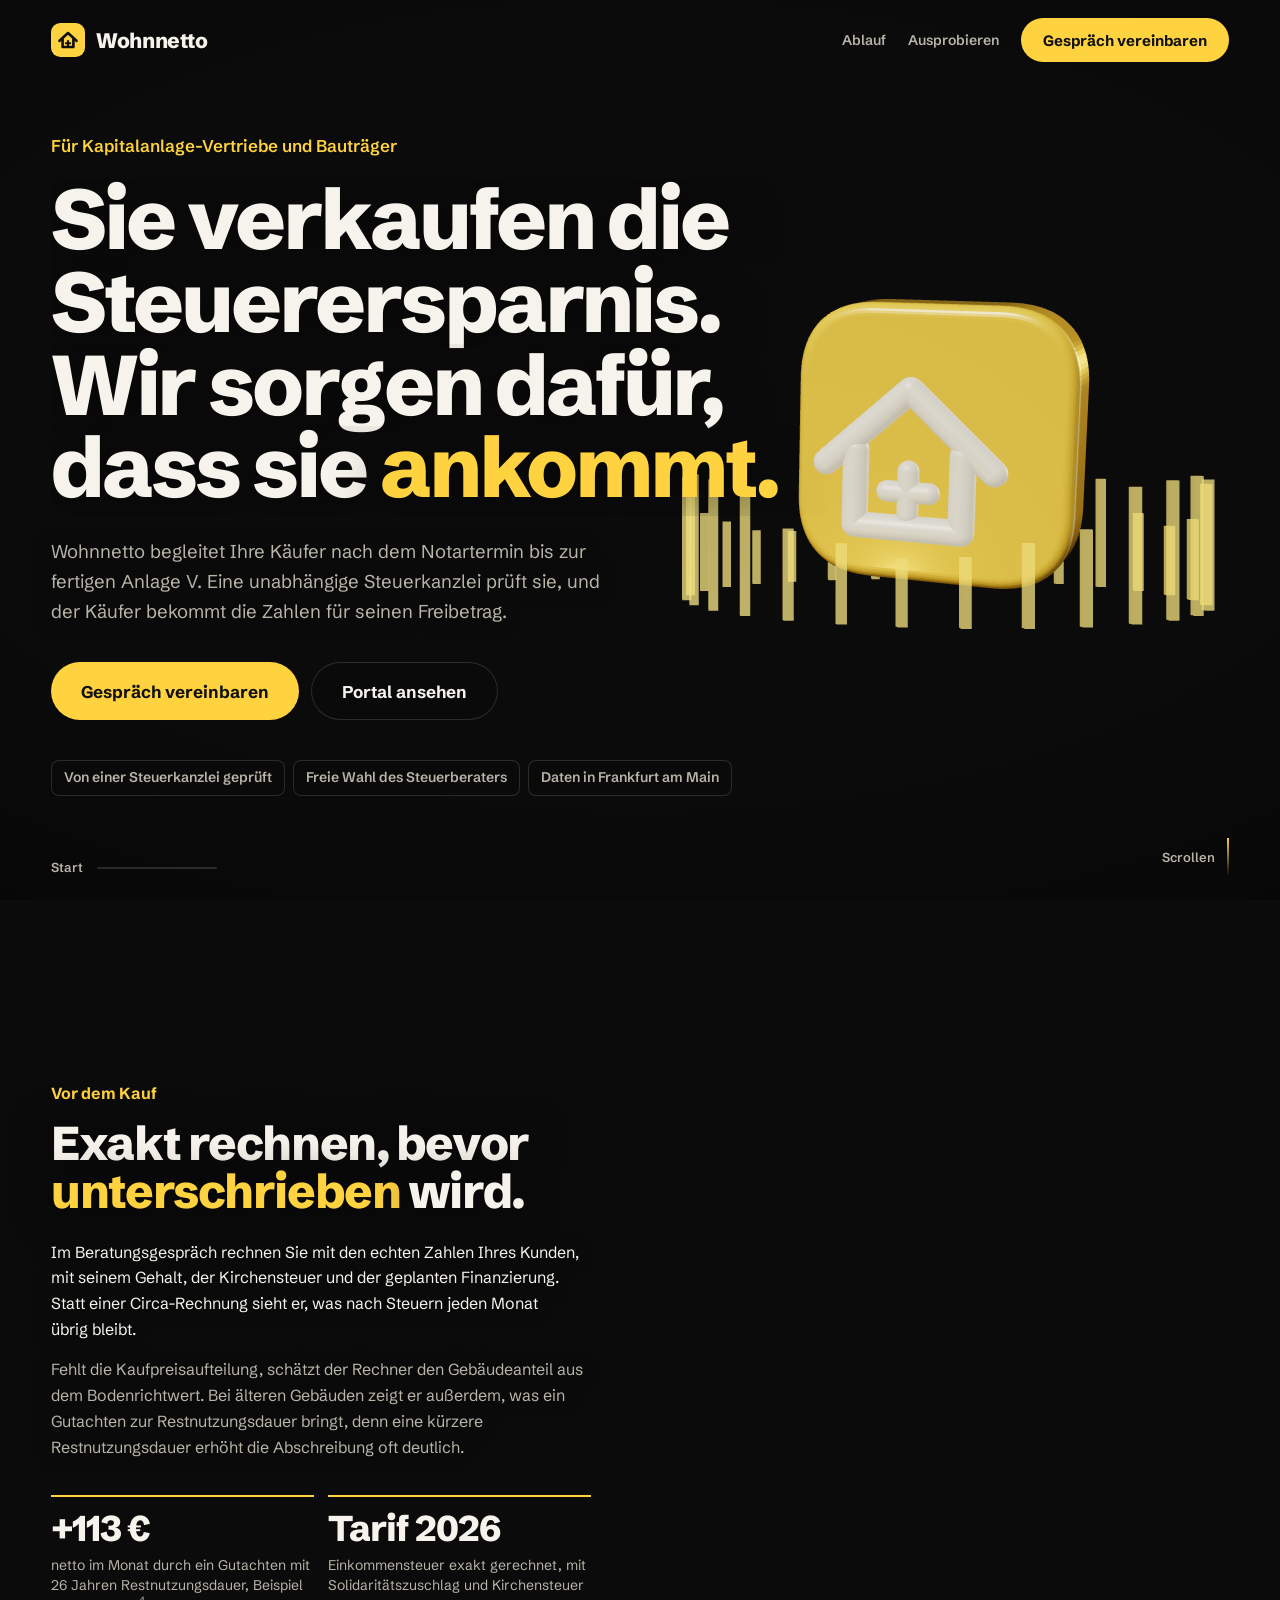
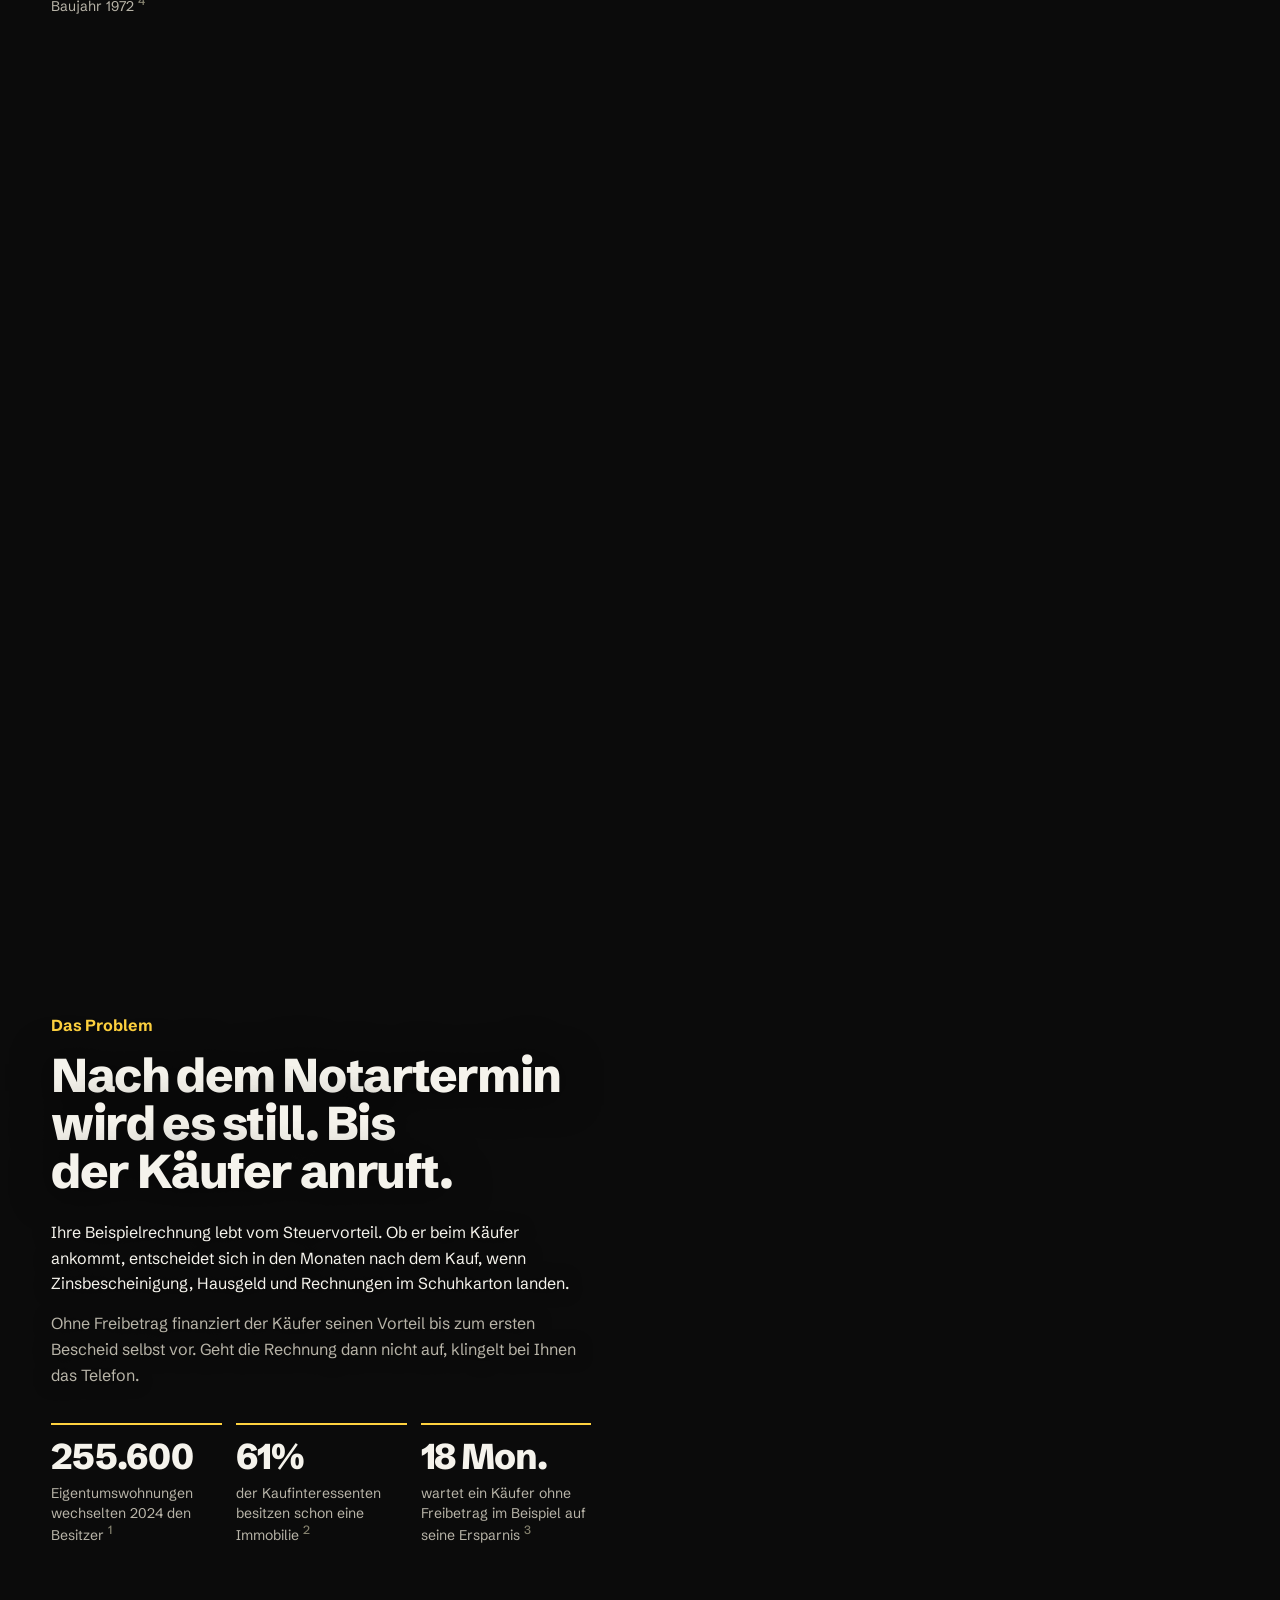
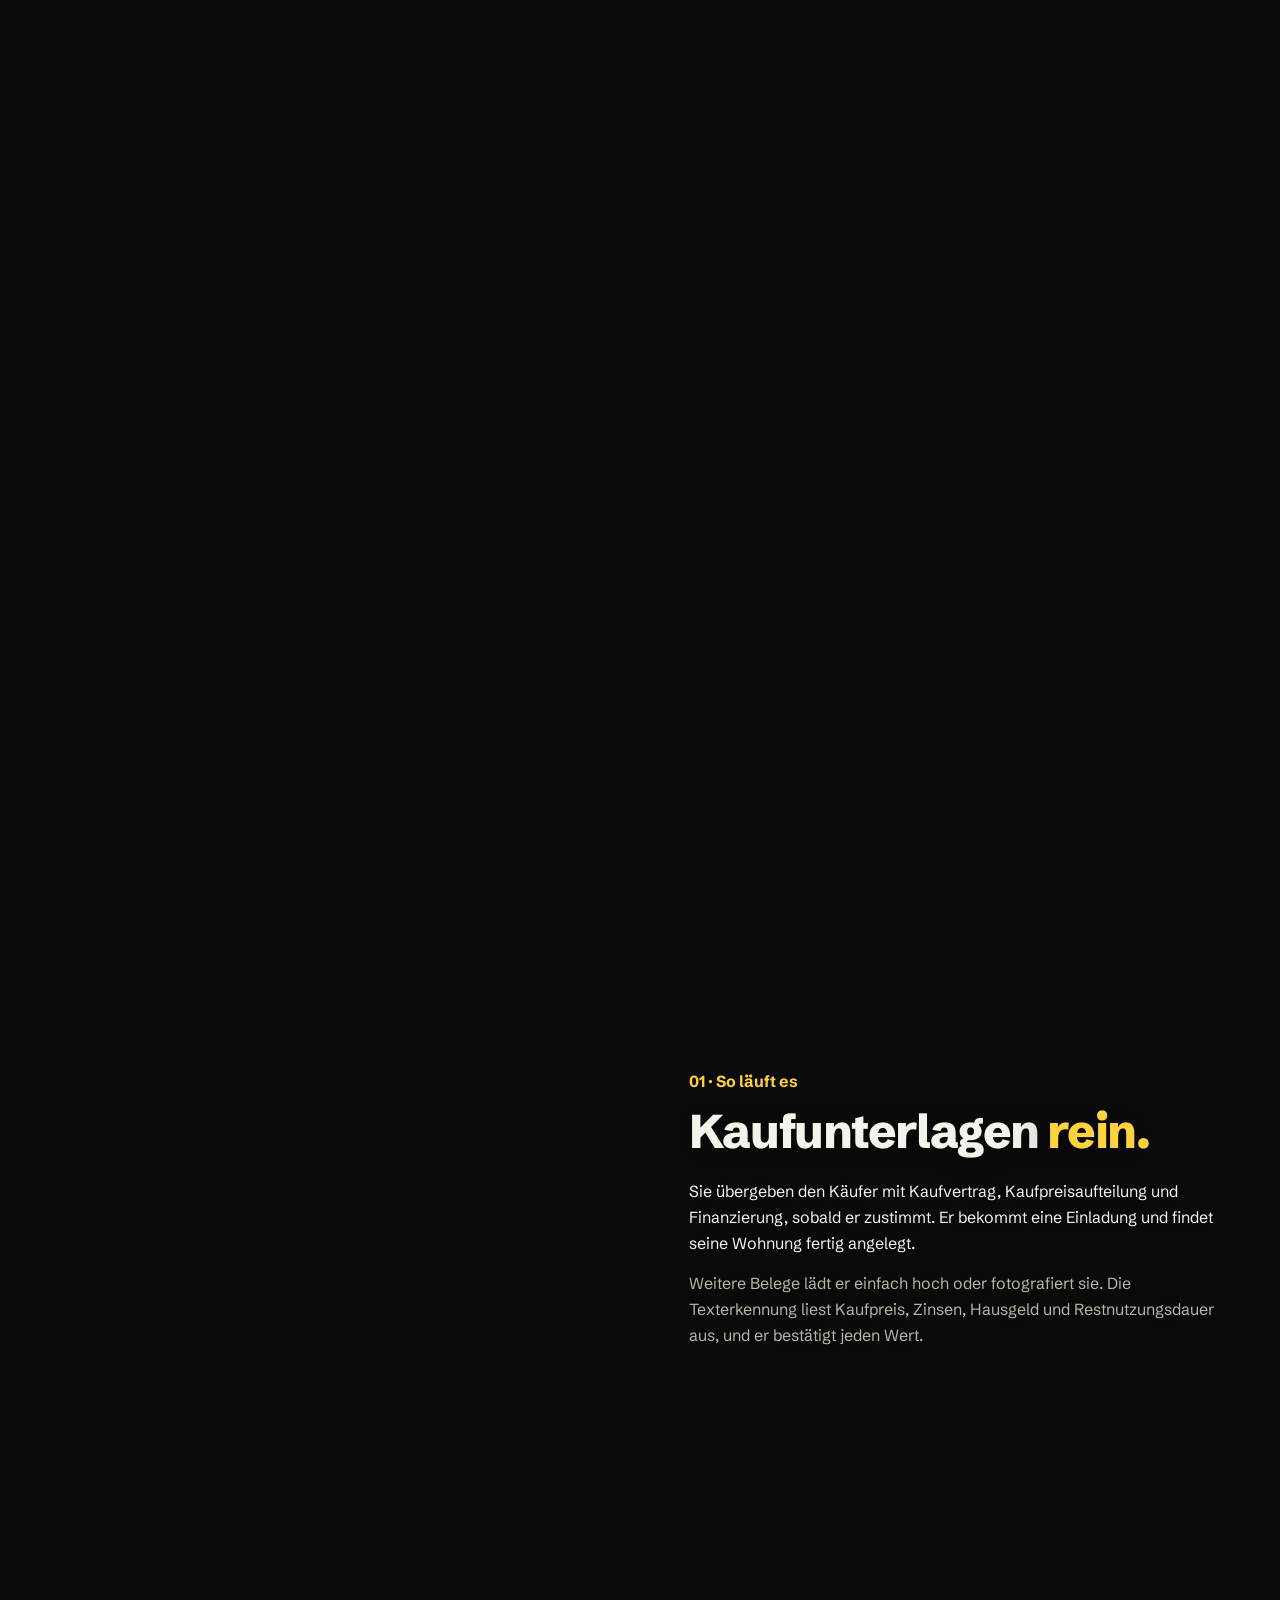
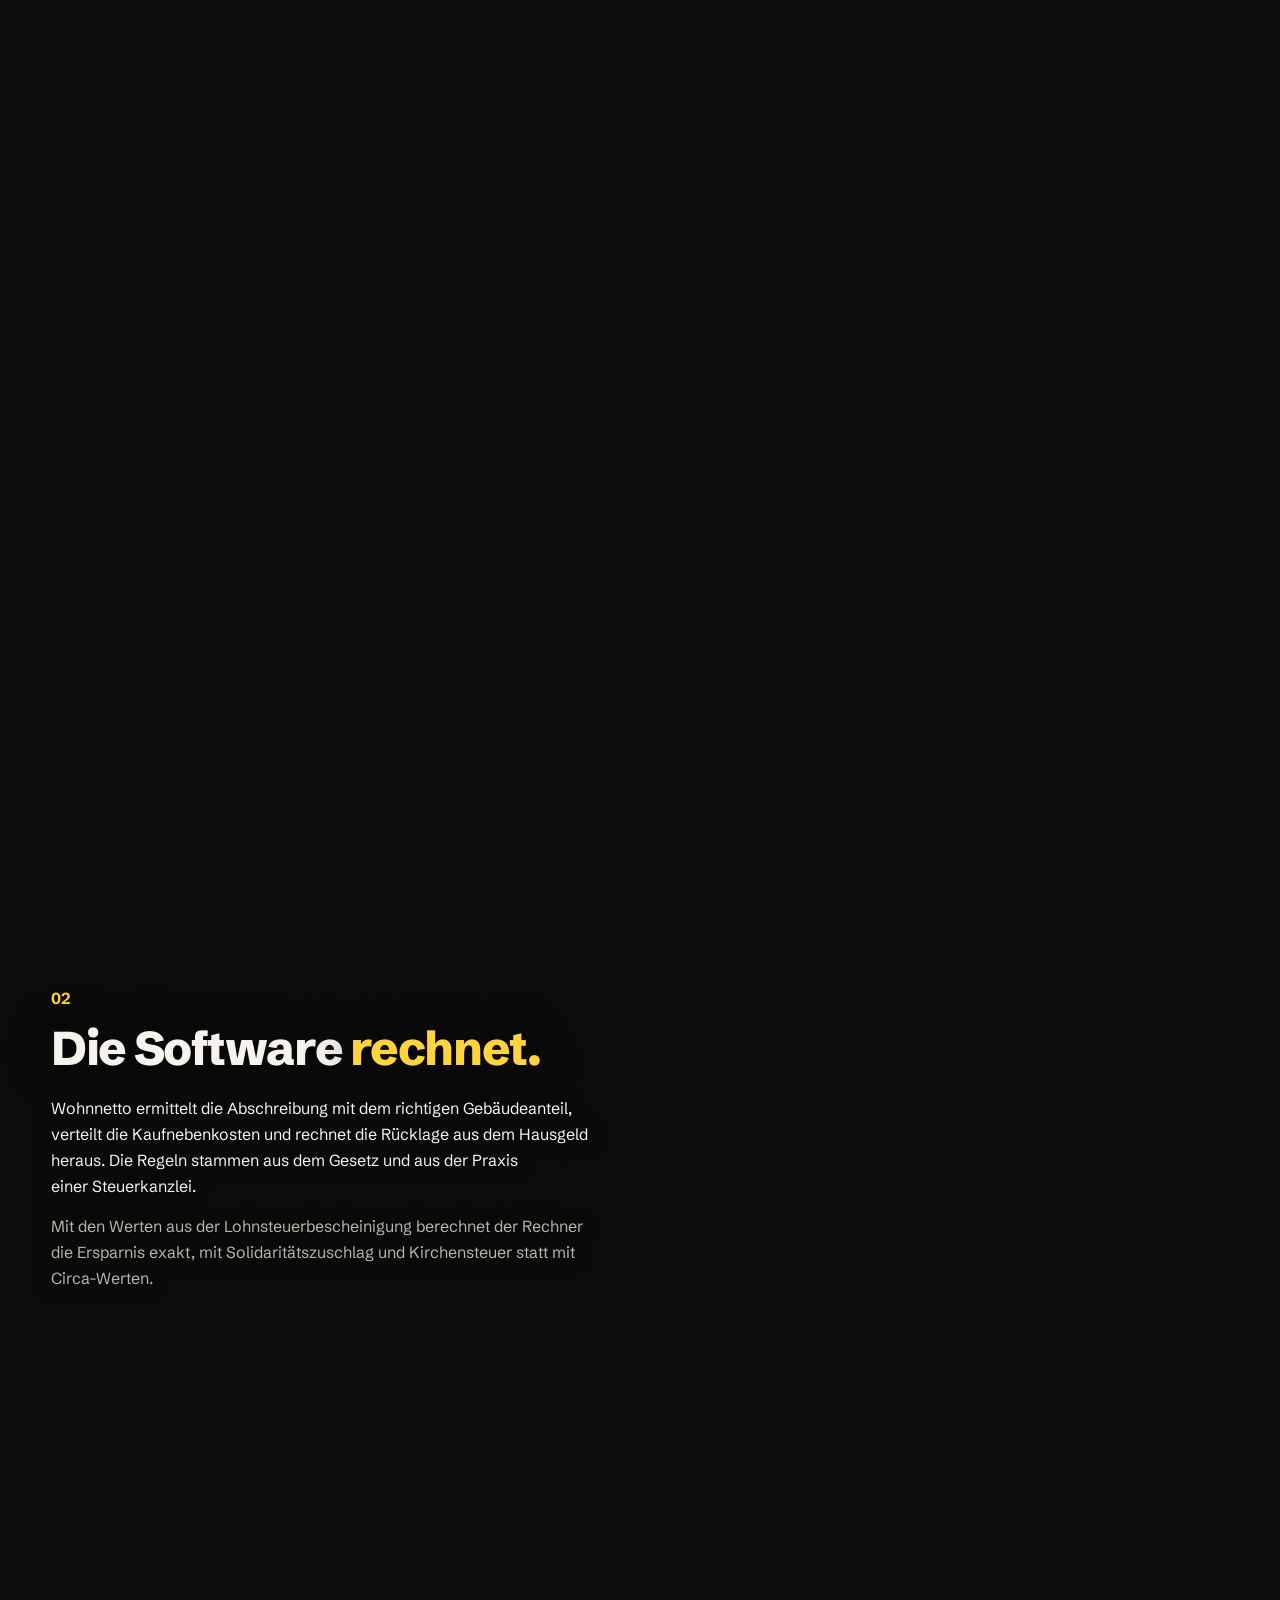
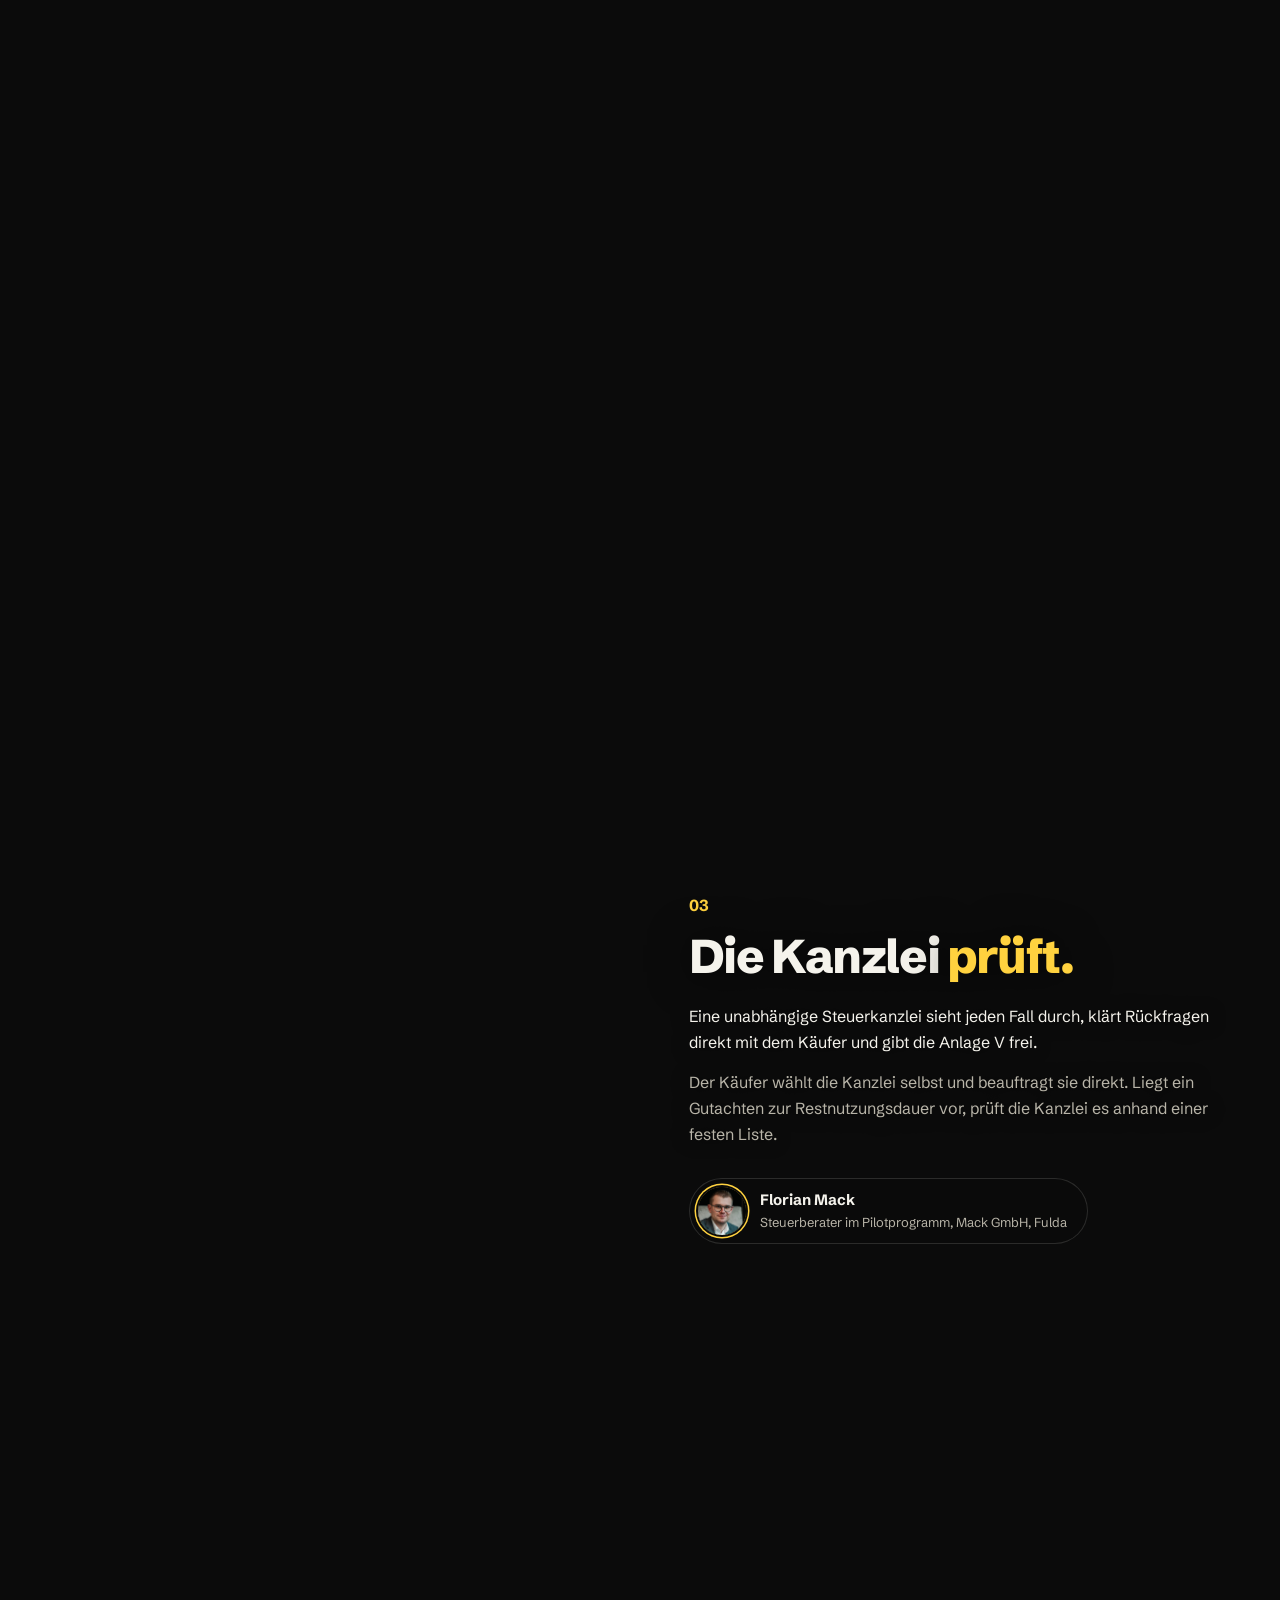
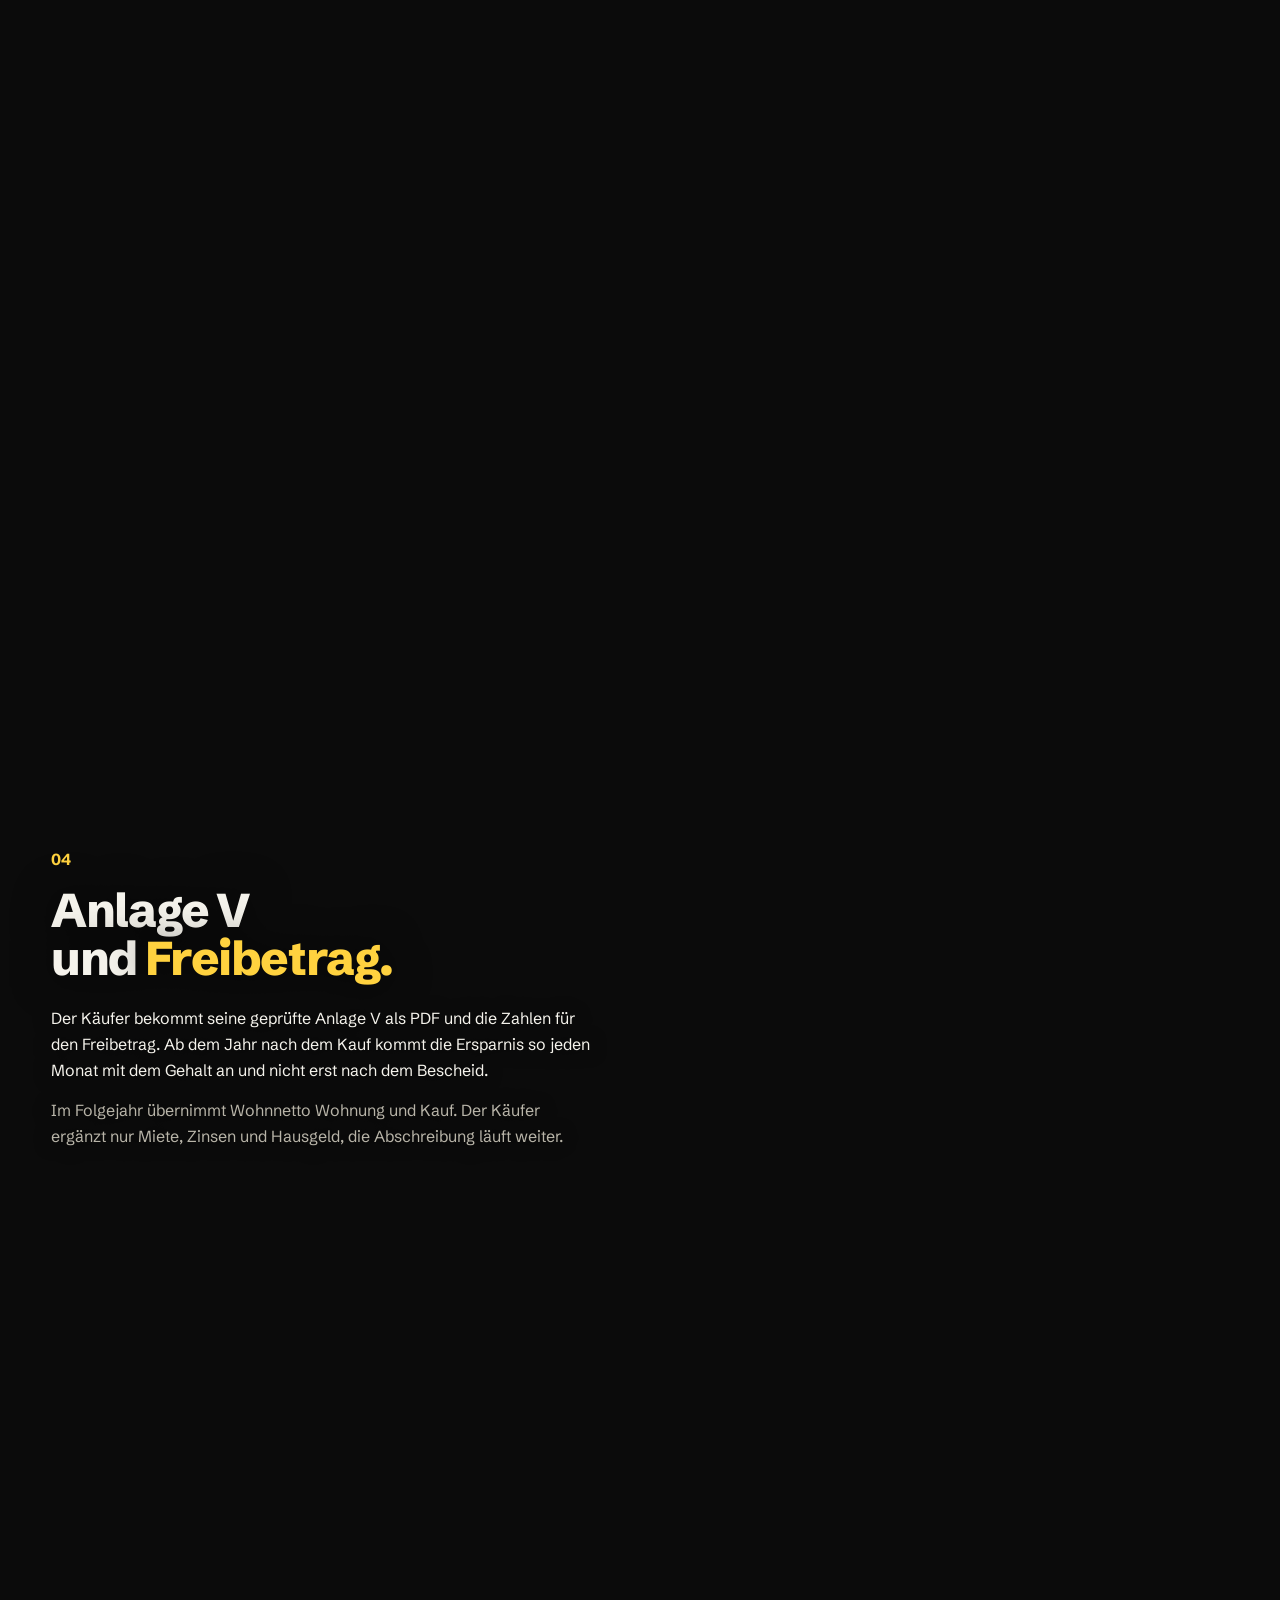
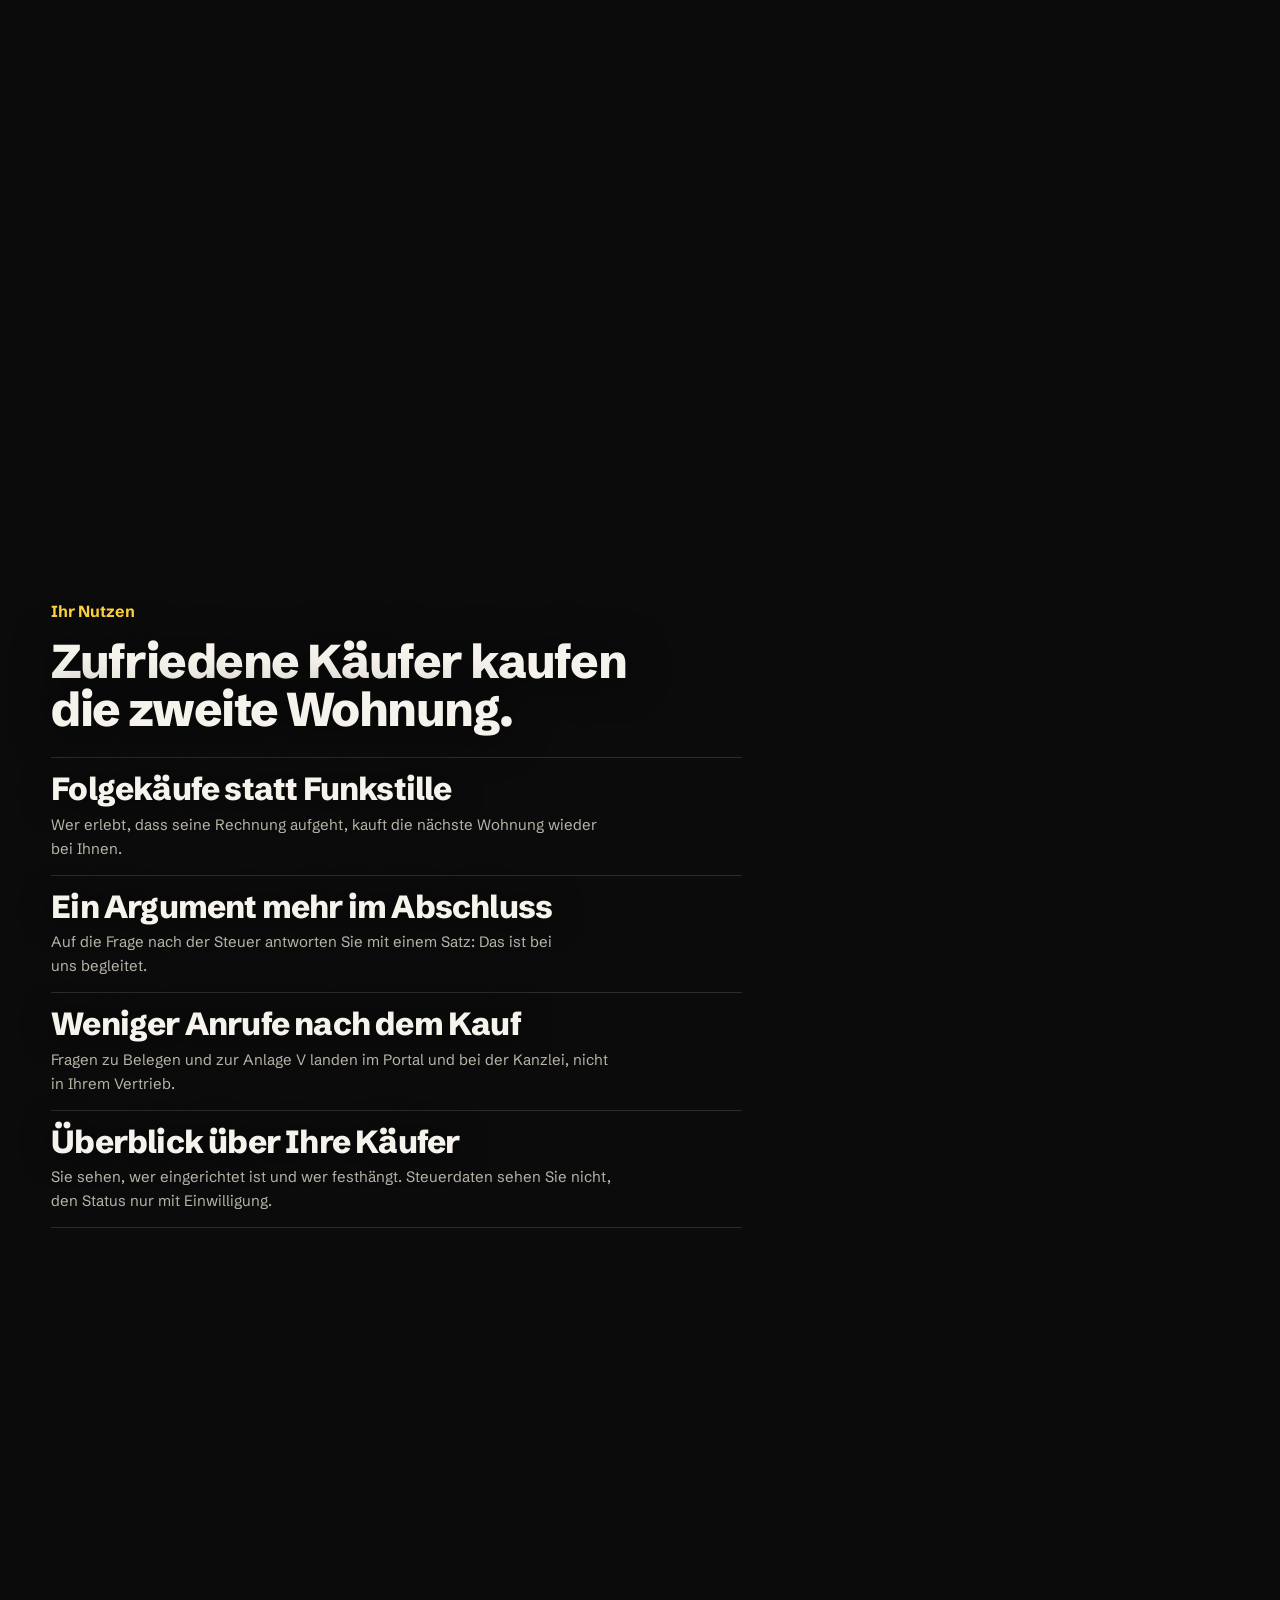
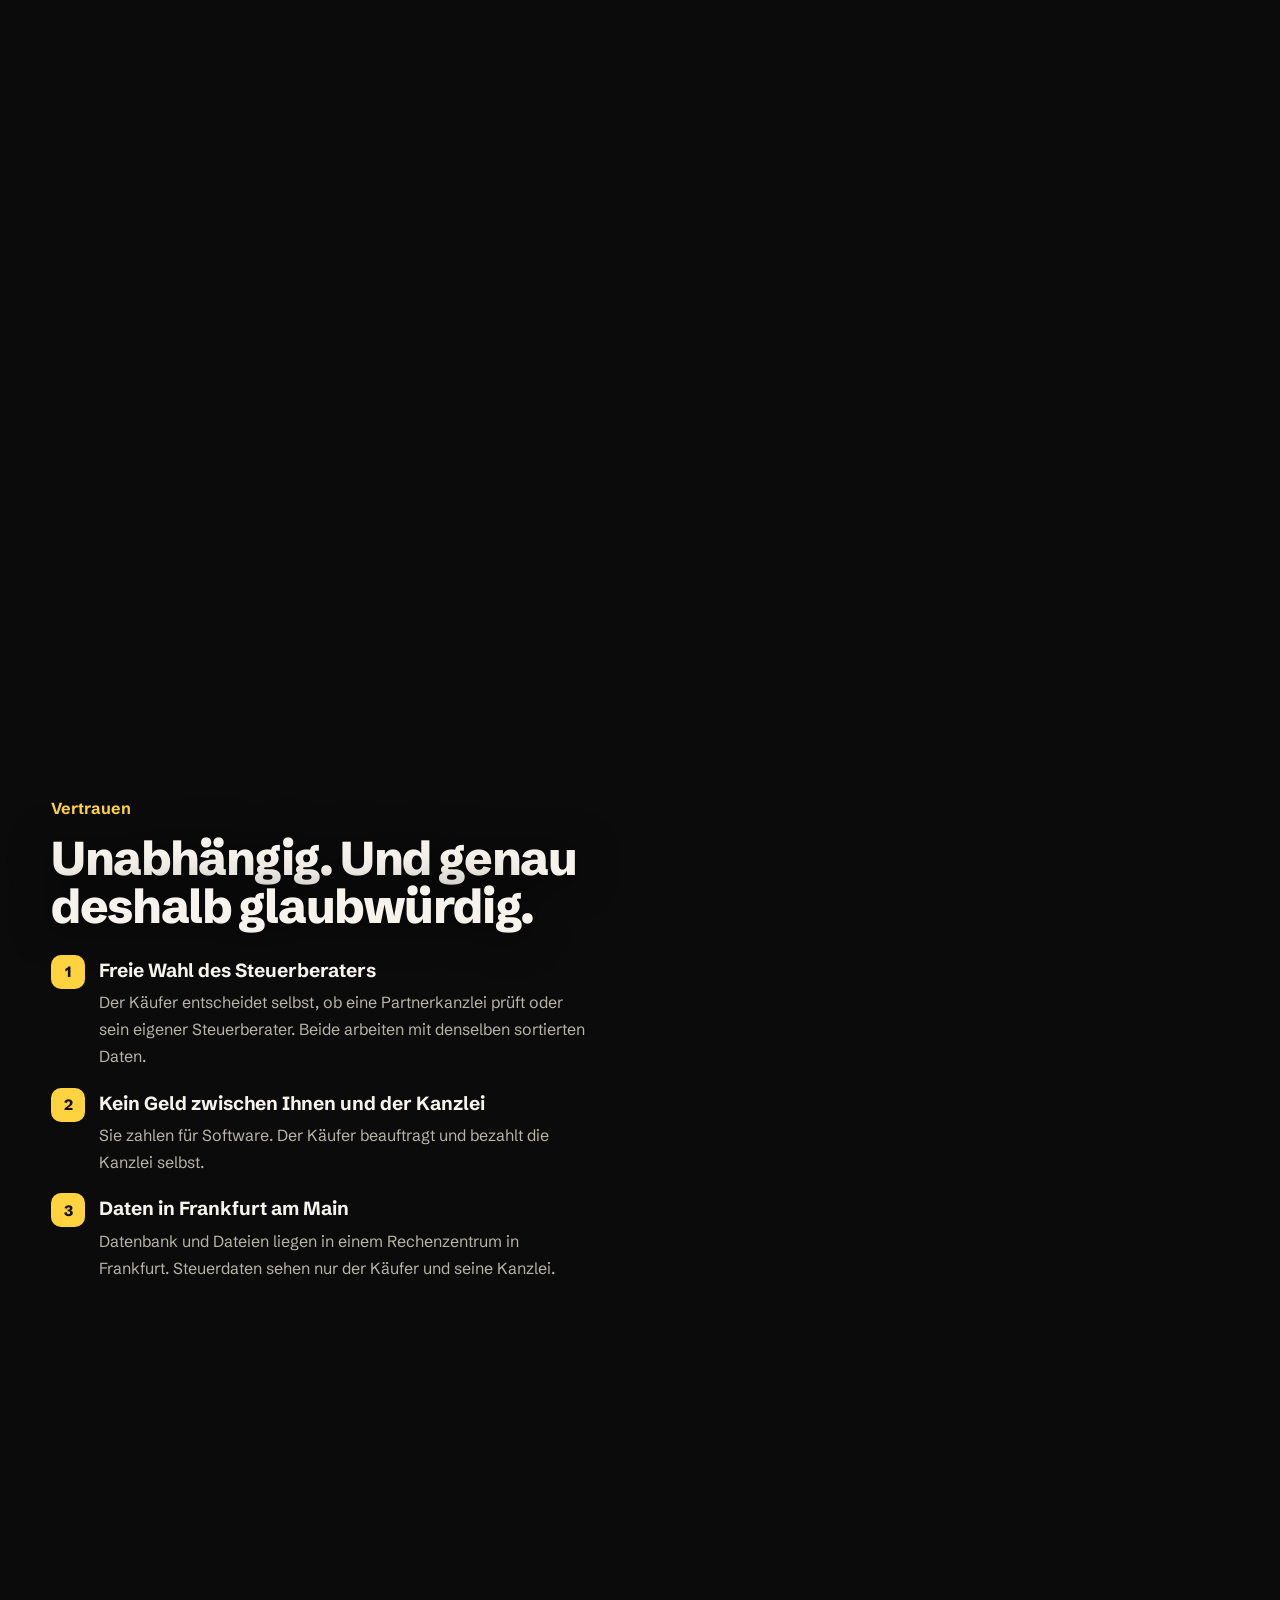
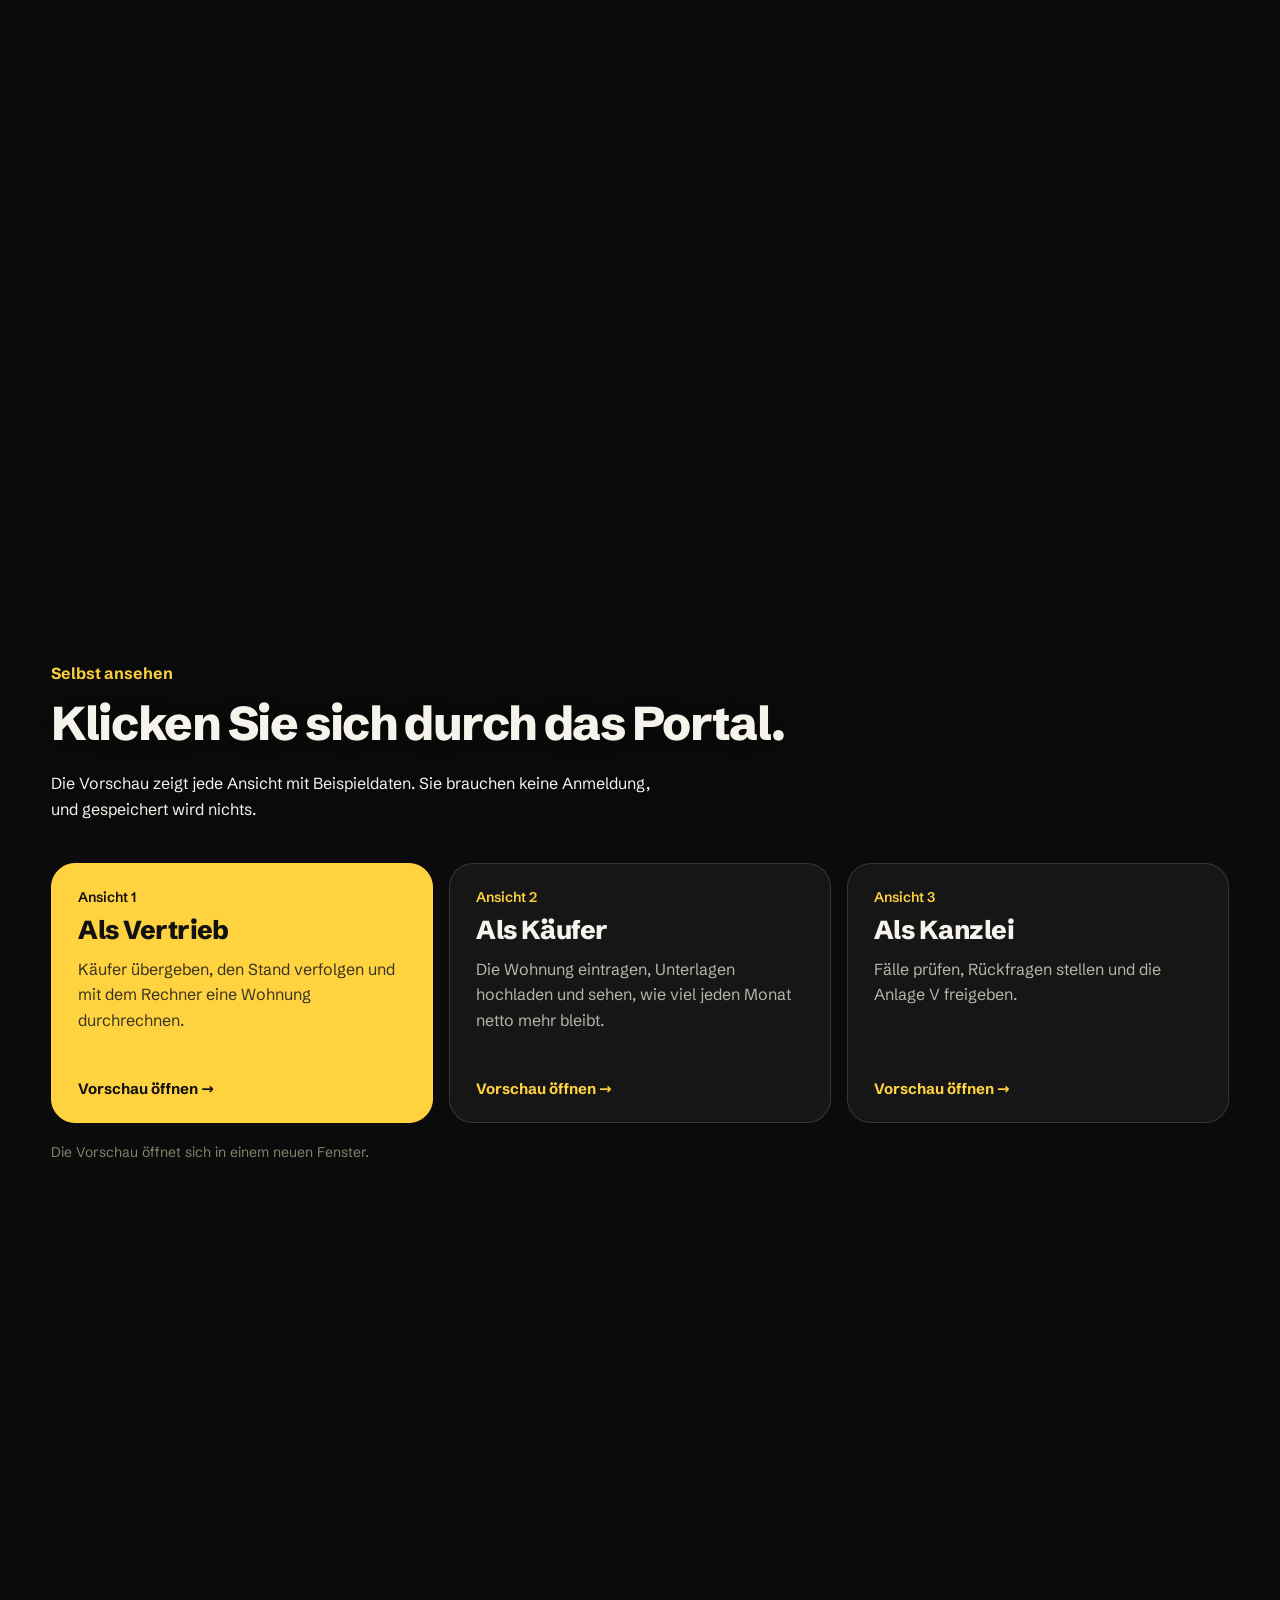
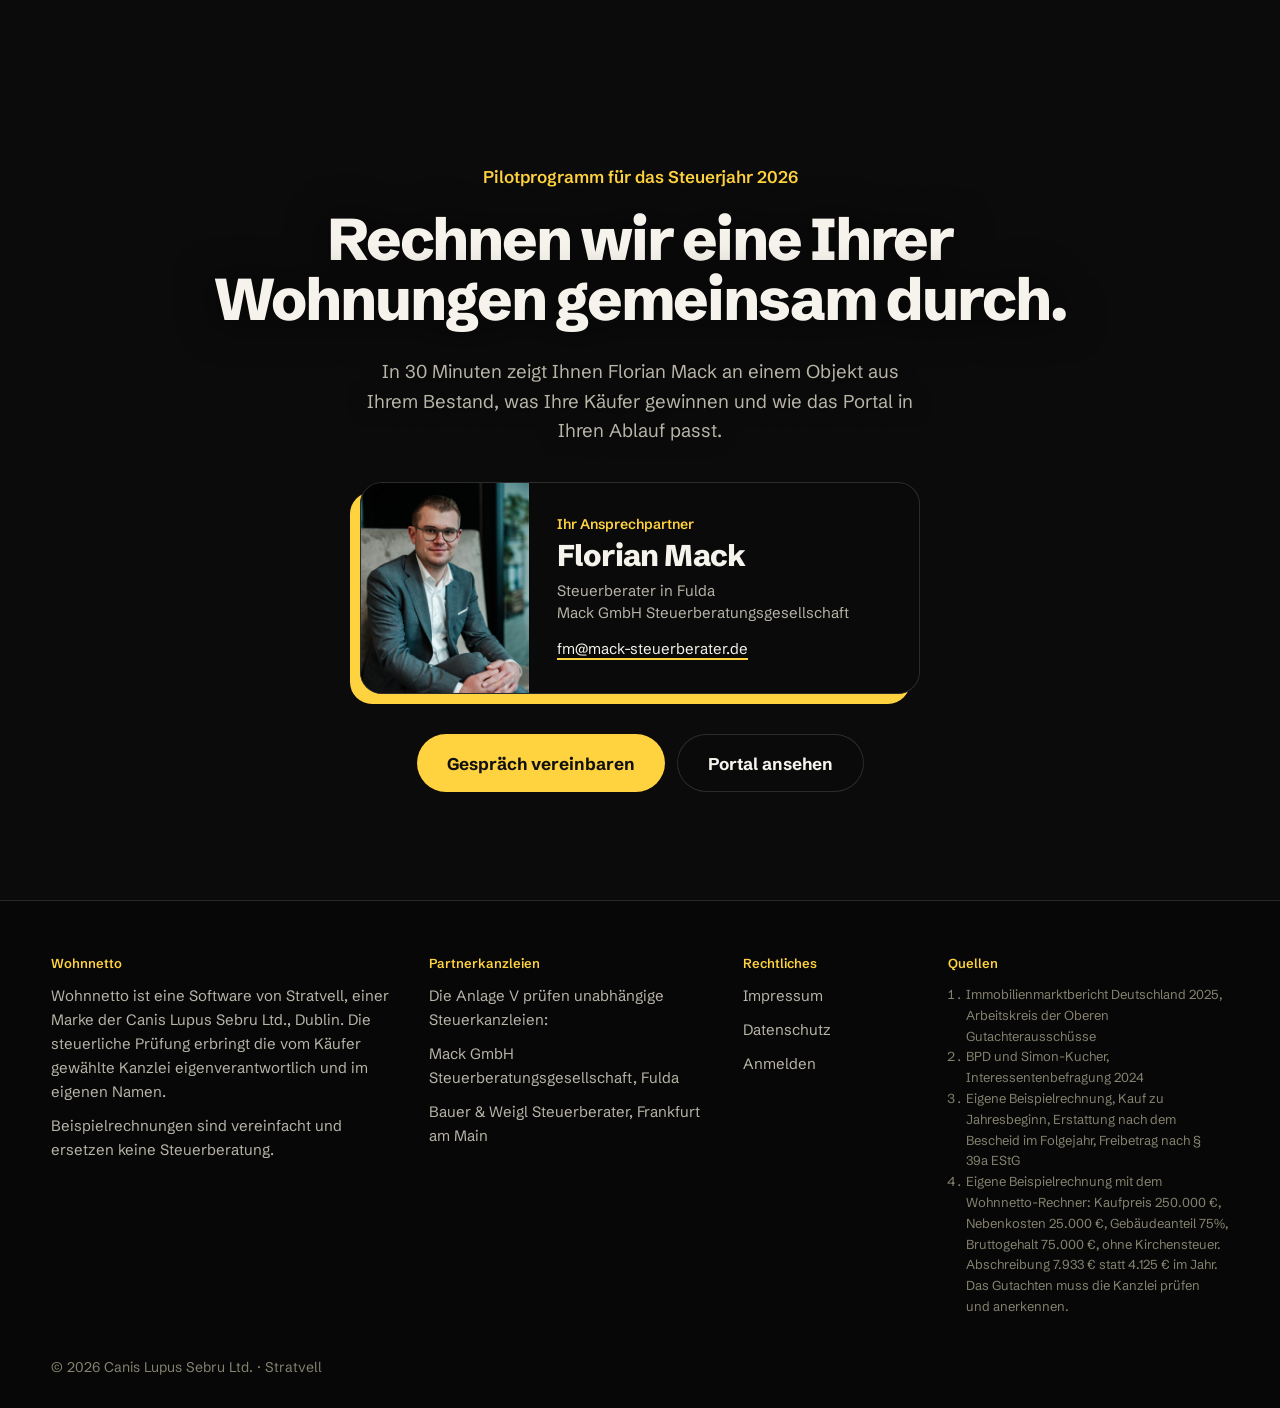
<file: index.html>
<!doctype html>
<html lang="de">
<head>
<meta charset="utf-8">
<meta name="viewport" content="width=device-width, initial-scale=1, viewport-fit=cover">
<title>Wohnnetto | Die Anlage V für Ihre Käufer, geprüft von einer Kanzlei</title>
<meta name="description" content="Wohnnetto begleitet die Käufer von Kapitalanlage-Wohnungen nach dem Notartermin bis zur geprüften Anlage V und zum Freibetrag. Für Vertriebe und Bauträger.">
<meta name="theme-color" content="#0B0B0B">
<meta property="og:title" content="Wohnnetto für Kapitalanlage-Vertriebe">
<meta property="og:description" content="Sie verkaufen die Steuerersparnis. Wir sorgen dafür, dass sie ankommt.">
<meta property="og:type" content="website">
<link rel="icon" type="image/svg+xml" href="favicon.svg">
<link rel="preload" href="assets/fonts/SchibstedGrotesk-latin.woff2" as="font" type="font/woff2" crossorigin>
<link rel="stylesheet" href="assets/site.css?v=5">
<script type="importmap">{"imports":{"three":"./assets/vendor/three.module.min.js"}}</script>
</head>
<body class="is-loading">
<div class="loader" aria-hidden="true">
  <svg viewBox="0 0 44 44"><rect width="44" height="44" rx="12"/><path pathLength="1" d="M11 23 L22 13 L33 23"/><path pathLength="1" d="M15 21 V31 H29 V21"/><path pathLength="1" d="M22 23.5 V29 M19.25 26.25 H24.75"/></svg>
</div>
<canvas id="scene" aria-hidden="true"></canvas>
<div class="veil" aria-hidden="true"></div>

<header class="nav">
  <a class="brand" href="./" aria-label="Wohnnetto, zum Anfang">
    <svg width="34" height="34" viewBox="0 0 44 44" aria-hidden="true"><rect width="44" height="44" rx="12" fill="#FFD23F"/><path d="M11 23 L22 13 L33 23" fill="none" stroke="#111" stroke-width="3.4" stroke-linecap="round" stroke-linejoin="round"/><path d="M15 21 V31 H29 V21" fill="none" stroke="#111" stroke-width="3.4" stroke-linecap="round" stroke-linejoin="round"/><path d="M22 23.5 V29 M19.25 26.25 H24.75" stroke="#111" stroke-width="2.8" stroke-linecap="round"/></svg>
    <span>Wohnnetto</span>
  </a>
  <nav>
    <a class="nav-link" href="#ablauf">Ablauf</a>
    <a class="nav-link" href="#ausprobieren">Ausprobieren</a>
    <a class="pill pill-y" href="#kontakt">Gespräch vereinbaren</a>
  </nav>
</header>

<div class="rail" aria-hidden="true"><span id="railLabel">Start</span><span class="rail-track"><i id="railBar"></i></span></div>

<main>
  <section class="s s-hero wrap" data-label="Start">
    <p class="eyebrow reveal">Für Kapitalanlage-Vertriebe und Bauträger</p>
    <h1 class="display">
      <span class="ln"><span>Sie verkaufen die</span></span>
      <span class="ln"><span>Steuerersparnis.</span></span>
      <span class="ln"><span>Wir sorgen dafür,</span></span>
      <span class="ln"><span>dass sie <span class="y">ankommt.</span></span></span>
    </h1>
    <p class="lead reveal">Wohnnetto begleitet Ihre Käufer nach dem Notartermin bis zur fertigen Anlage V. Eine unabhängige Steuerkanzlei prüft sie, und der Käufer bekommt die Zahlen für seinen Freibetrag.</p>
    <div class="cta-row reveal">
      <a class="pill pill-y pill-lg" href="#kontakt">Gespräch vereinbaren</a>
      <a class="pill pill-line pill-lg" href="#ausprobieren">Portal ansehen</a>
    </div>
    <p class="marken reveal"><span>Von einer Steuerkanzlei geprüft</span><span>Freie Wahl des Steuerberaters</span><span>Daten in Frankfurt am Main</span></p>
    <div class="scroll-hint" aria-hidden="true">Scrollen<span></span></div>
  </section>

  <section class="s s-step" id="vorab" data-label="Vor dem Kauf">
    <div class="sticky wrap"><div class="panel">
      <p class="num reveal">Vor dem Kauf</p>
      <h2 class="title reveal">Exakt rechnen, bevor <span class="y">unterschrieben</span> wird.</h2>
      <p class="body reveal">Im Beratungsgespräch rechnen Sie mit den echten Zahlen Ihres Kunden, mit seinem Gehalt, der Kirchensteuer und der geplanten Finanzierung. Statt einer Circa-Rechnung sieht er, was nach Steuern jeden Monat übrig bleibt.</p>
      <p class="body muted reveal">Fehlt die Kaufpreisaufteilung, schätzt der Rechner den Gebäudeanteil aus dem Bodenrichtwert. Bei älteren Gebäuden zeigt er außerdem, was ein Gutachten zur Restnutzungsdauer bringt, denn eine kürzere Restnutzungsdauer erhöht die Abschreibung oft deutlich.</p>
      <div class="fakten zwei reveal">
        <div class="fakt"><b>+113 €</b><span>netto im Monat durch ein Gutachten mit 26 Jahren Restnutzungsdauer, Beispiel Baujahr 1972 <sup>4</sup></span></div>
        <div class="fakt"><b>Tarif 2026</b><span>Einkommensteuer exakt gerechnet, mit Solidaritätszuschlag und Kirchensteuer</span></div>
      </div>
    </div></div>
  </section>

  <section class="s s-step" data-label="Nach dem Kauf">
    <div class="sticky wrap"><div class="panel">
      <p class="num reveal">Das Problem</p>
      <h2 class="title reveal">Nach dem Notartermin wird es still. Bis der Käufer anruft.</h2>
      <p class="body reveal">Ihre Beispielrechnung lebt vom Steuervorteil. Ob er beim Käufer ankommt, entscheidet sich in den Monaten nach dem Kauf, wenn Zinsbescheinigung, Hausgeld und Rechnungen im Schuhkarton landen.</p>
      <p class="body muted reveal">Ohne Freibetrag finanziert der Käufer seinen Vorteil bis zum ersten Bescheid selbst vor. Geht die Rechnung dann nicht auf, klingelt bei Ihnen das Telefon.</p>
      <div class="fakten reveal">
        <div class="fakt"><b>255.600</b><span>Eigentumswohnungen wechselten 2024 den Besitzer <sup>1</sup></span></div>
        <div class="fakt"><b>61%</b><span>der Kaufinteressenten besitzen schon eine Immobilie <sup>2</sup></span></div>
        <div class="fakt"><b>18 Mon.</b><span>wartet ein Käufer ohne Freibetrag im Beispiel auf seine Ersparnis <sup>3</sup></span></div>
      </div>
    </div></div>
  </section>

  <section class="s s-step right" id="ablauf" data-label="Unterlagen">
    <div class="sticky wrap"><div class="panel">
      <p class="num reveal">01 · So läuft es</p>
      <h2 class="title reveal">Kaufunterlagen <span class="y">rein.</span></h2>
      <p class="body reveal">Sie übergeben den Käufer mit Kaufvertrag, Kaufpreisaufteilung und Finanzierung, sobald er zustimmt. Er bekommt eine Einladung und findet seine Wohnung fertig angelegt.</p>
      <p class="body muted reveal">Weitere Belege lädt er einfach hoch oder fotografiert sie. Die Texterkennung liest Kaufpreis, Zinsen, Hausgeld und Restnutzungsdauer aus, und er bestätigt jeden Wert.</p>
    </div></div>
  </section>

  <section class="s s-step" data-label="Rechnen">
    <div class="sticky wrap"><div class="panel">
      <p class="num reveal">02</p>
      <h2 class="title reveal">Die Software <span class="y">rechnet.</span></h2>
      <p class="body reveal">Wohnnetto ermittelt die Abschreibung mit dem richtigen Gebäudeanteil, verteilt die Kaufnebenkosten und rechnet die Rücklage aus dem Hausgeld heraus. Die Regeln stammen aus dem Gesetz und aus der Praxis einer Steuerkanzlei.</p>
      <p class="body muted reveal">Mit den Werten aus der Lohnsteuerbescheinigung berechnet der Rechner die Ersparnis exakt, mit Solidaritätszuschlag und Kirchensteuer statt mit Circa-Werten.</p>
    </div></div>
  </section>

  <section class="s s-step right" data-label="Prüfung">
    <div class="sticky wrap"><div class="panel">
      <p class="num reveal">03</p>
      <h2 class="title reveal">Die Kanzlei <span class="y">prüft.</span></h2>
      <p class="body reveal">Eine unabhängige Steuerkanzlei sieht jeden Fall durch, klärt Rückfragen direkt mit dem Käufer und gibt die Anlage V frei.</p>
      <p class="body muted reveal">Der Käufer wählt die Kanzlei selbst und beauftragt sie direkt. Liegt ein Gutachten zur Restnutzungsdauer vor, prüft die Kanzlei es anhand einer festen Liste.</p>
      <div class="person reveal"><img src="assets/team/florian-mack-quadrat.jpg" alt="" width="48" height="48" loading="lazy" decoding="async"><div><b>Florian Mack</b><span>Steuerberater im Pilotprogramm, Mack GmbH, Fulda</span></div></div>
    </div></div>
  </section>

  <section class="s s-step" data-label="Ergebnis">
    <div class="sticky wrap"><div class="panel">
      <p class="num reveal">04</p>
      <h2 class="title reveal">Anlage V und <span class="y">Freibetrag.</span></h2>
      <p class="body reveal">Der Käufer bekommt seine geprüfte Anlage V als PDF und die Zahlen für den Freibetrag. Ab dem Jahr nach dem Kauf kommt die Ersparnis so jeden Monat mit dem Gehalt an und nicht erst nach dem Bescheid.</p>
      <p class="body muted reveal">Im Folgejahr übernimmt Wohnnetto Wohnung und Kauf. Der Käufer ergänzt nur Miete, Zinsen und Hausgeld, die Abschreibung läuft weiter.</p>
    </div></div>
  </section>

  <section class="s s-nutzen" data-label="Ihr Nutzen">
    <div class="sticky wrap">
      <p class="num reveal">Ihr Nutzen</p>
      <h2 class="title reveal">Zufriedene Käufer kaufen die zweite Wohnung.</h2>
      <ul class="felder">
        <li class="reveal"><b>Folgekäufe statt Funkstille</b><span>Wer erlebt, dass seine Rechnung aufgeht, kauft die nächste Wohnung wieder bei Ihnen.</span></li>
        <li class="reveal"><b>Ein Argument mehr im Abschluss</b><span>Auf die Frage nach der Steuer antworten Sie mit einem Satz: Das ist bei uns begleitet.</span></li>
        <li class="reveal"><b>Weniger Anrufe nach dem Kauf</b><span>Fragen zu Belegen und zur Anlage V landen im Portal und bei der Kanzlei, nicht in Ihrem Vertrieb.</span></li>
        <li class="reveal"><b>Überblick über Ihre Käufer</b><span>Sie sehen, wer eingerichtet ist und wer festhängt. Steuerdaten sehen Sie nicht, den Status nur mit Einwilligung.</span></li>
      </ul>
    </div>
  </section>

  <section class="s s-step" data-label="Unabhängig">
    <div class="sticky wrap"><div class="panel">
      <p class="num reveal">Vertrauen</p>
      <h2 class="title reveal">Unabhängig. Und genau deshalb glaubwürdig.</h2>
      <div class="punkte">
        <div class="punkt reveal"><i>1</i><div><b>Freie Wahl des Steuerberaters</b><span>Der Käufer entscheidet selbst, ob eine Partnerkanzlei prüft oder sein eigener Steuerberater. Beide arbeiten mit denselben sortierten Daten.</span></div></div>
        <div class="punkt reveal"><i>2</i><div><b>Kein Geld zwischen Ihnen und der Kanzlei</b><span>Sie zahlen für Software. Der Käufer beauftragt und bezahlt die Kanzlei selbst.</span></div></div>
        <div class="punkt reveal"><i>3</i><div><b>Daten in Frankfurt am Main</b><span>Datenbank und Dateien liegen in einem Rechenzentrum in Frankfurt. Steuerdaten sehen nur der Käufer und seine Kanzlei.</span></div></div>
      </div>
    </div></div>
  </section>

  <section class="s s-probe wrap" id="ausprobieren" data-label="Ausprobieren">
    <p class="num reveal">Selbst ansehen</p>
    <h2 class="title reveal">Klicken Sie sich durch das Portal.</h2>
    <p class="body reveal" style="max-width:620px">Die Vorschau zeigt jede Ansicht mit Beispieldaten. Sie brauchen keine Anmeldung, und gespeichert wird nichts.</p>
    <div class="karten">
      <a class="karte gelb reveal" href="https://app.stratvell.net/?demo=vertrieb#/" target="_blank" rel="noopener"><span class="k-num">Ansicht 1</span><b>Als Vertrieb</b><span>Käufer übergeben, den Stand verfolgen und mit dem Rechner eine Wohnung durchrechnen.</span><em>Vorschau öffnen →</em></a>
      <a class="karte reveal" href="https://app.stratvell.net/?demo=kaeufer#/" target="_blank" rel="noopener"><span class="k-num">Ansicht 2</span><b>Als Käufer</b><span>Die Wohnung eintragen, Unterlagen hochladen und sehen, wie viel jeden Monat netto mehr bleibt.</span><em>Vorschau öffnen →</em></a>
      <a class="karte reveal" href="https://app.stratvell.net/?demo=kanzlei#/" target="_blank" rel="noopener"><span class="k-num">Ansicht 3</span><b>Als Kanzlei</b><span>Fälle prüfen, Rückfragen stellen und die Anlage V freigeben.</span><em>Vorschau öffnen →</em></a>
    </div>
    <p class="hinweis reveal">Die Vorschau öffnet sich in einem neuen Fenster.</p>
  </section>

  <section class="s s-kontakt wrap center" id="kontakt" data-label="Kontakt" data-rail="off">
    <p class="eyebrow reveal">Pilotprogramm für das Steuerjahr 2026</p>
    <h2 class="kontakt-title reveal">Rechnen wir eine Ihrer Wohnungen gemeinsam durch.</h2>
    <p class="lead reveal" style="margin-left:auto;margin-right:auto">In 30 Minuten zeigt Ihnen Florian Mack an einem Objekt aus Ihrem Bestand, was Ihre Käufer gewinnen und wie das Portal in Ihren Ablauf passt.</p>
    <div class="ansprech reveal">
      <img src="assets/team/florian-mack.jpg" alt="Florian Mack, Steuerberater" width="720" height="900" loading="lazy" decoding="async">
      <div class="a-text">
        <p class="a-label">Ihr Ansprechpartner</p>
        <p class="a-name">Florian Mack</p>
        <p class="a-rolle">Steuerberater in Fulda<br>Mack GmbH Steuerberatungsgesellschaft</p>
        <a class="a-mail" href="mailto:fm@mack-steuerberater.de?subject=Wohnnetto%20Pilotprogramm">fm@mack-steuerberater.de</a>
      </div>
    </div>
    <div class="cta-row center reveal">
      <a class="pill pill-y pill-lg" href="mailto:fm@mack-steuerberater.de?subject=Wohnnetto%20Pilotprogramm">Gespräch vereinbaren</a>
      <a class="pill pill-line pill-lg" href="#ausprobieren">Portal ansehen</a>
    </div>
  </section>
</main>

<footer class="foot">
  <div class="wrap">
    <div class="foot-grid">
      <div>
        <p class="foot-head">Wohnnetto</p>
        <p>Wohnnetto ist eine Software von Stratvell, einer Marke der Canis Lupus Sebru Ltd., Dublin. Die steuerliche Prüfung erbringt die vom Käufer gewählte Kanzlei eigenverantwortlich und im eigenen Namen.</p>
        <p>Beispielrechnungen sind vereinfacht und ersetzen keine Steuerberatung.</p>
      </div>
      <div>
        <p class="foot-head">Partnerkanzleien</p>
        <p>Die Anlage V prüfen unabhängige Steuerkanzleien:</p>
        <p>Mack GmbH Steuerberatungsgesellschaft, Fulda</p>
        <p>Bauer &amp; Weigl Steuerberater, Frankfurt am Main</p>
      </div>
      <div>
        <p class="foot-head">Rechtliches</p>
        <p><a href="https://app.stratvell.net/impressum.html">Impressum</a></p>
        <p><a href="datenschutz.html">Datenschutz</a></p>
        <p><a href="https://app.stratvell.net/">Anmelden</a></p>
      </div>
      <div>
        <p class="foot-head">Quellen</p>
        <ol>
          <li>Immobilienmarktbericht Deutschland 2025, Arbeitskreis der Oberen Gutachterausschüsse</li>
          <li>BPD und Simon-Kucher, Interessentenbefragung 2024</li>
          <li>Eigene Beispielrechnung, Kauf zu Jahresbeginn, Erstattung nach dem Bescheid im Folgejahr, Freibetrag nach § 39a EStG</li>
          <li>Eigene Beispielrechnung mit dem Wohnnetto-Rechner: Kaufpreis 250.000 €, Nebenkosten 25.000 €, Gebäudeanteil 75%, Bruttogehalt 75.000 €, ohne Kirchensteuer. Abschreibung 7.933 € statt 4.125 € im Jahr. Das Gutachten muss die Kanzlei prüfen und anerkennen.</li>
        </ol>
      </div>
    </div>
    <p class="copy">© 2026 Canis Lupus Sebru Ltd. · Stratvell</p>
  </div>
</footer>

<script src="assets/vendor/lenis.min.js"></script>
<script type="module" src="assets/main.js?v=3"></script>
<noscript><style>.reveal,.ln>span{opacity:1!important;transform:none!important}.loader{display:none}</style></noscript>
</body>
</html>
</file>
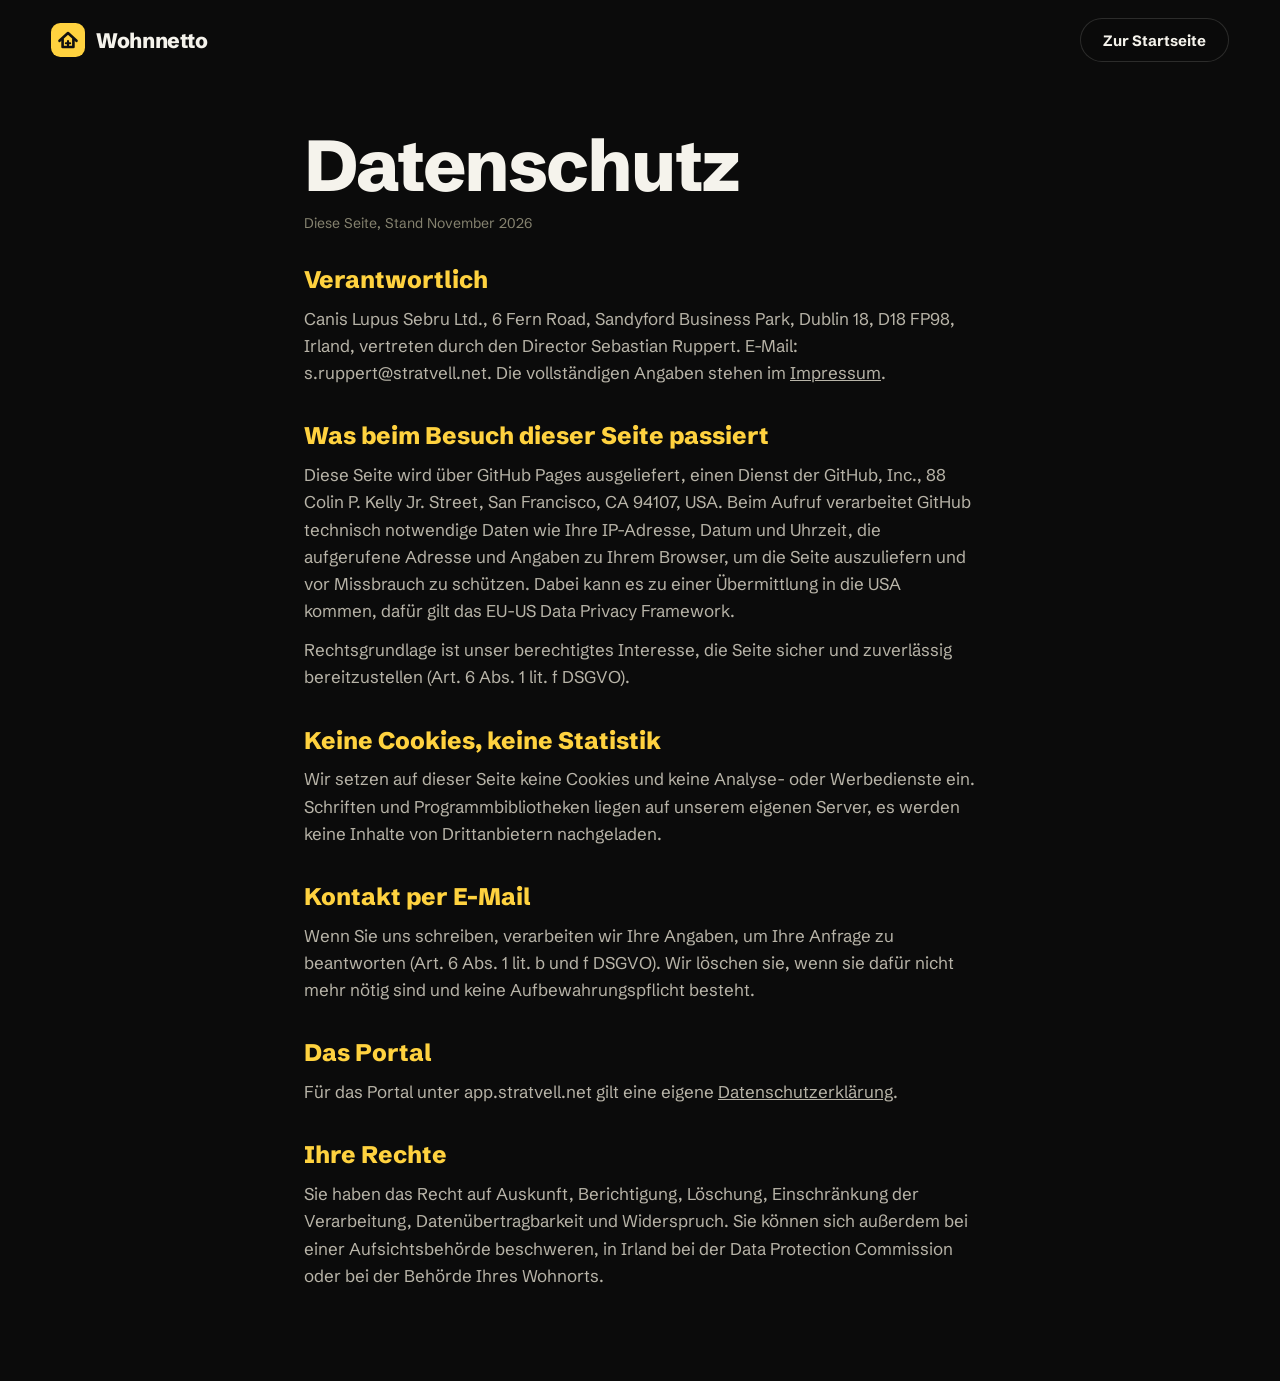
<file: datenschutz.html>
<!doctype html>
<html lang="de">
<head>
<meta charset="utf-8">
<meta name="viewport" content="width=device-width, initial-scale=1, viewport-fit=cover">
<title>Datenschutz | Wohnnetto</title>
<meta name="robots" content="noindex">
<meta name="theme-color" content="#0B0B0B">
<link rel="icon" type="image/svg+xml" href="favicon.svg">
<link rel="stylesheet" href="assets/site.css?v=3">
</head>
<body>
<header class="nav">
  <a class="brand" href="./" aria-label="Wohnnetto, zur Startseite">
    <svg width="34" height="34" viewBox="0 0 44 44" aria-hidden="true"><rect width="44" height="44" rx="12" fill="#FFD23F"/><path d="M11 23 L22 13 L33 23" fill="none" stroke="#111" stroke-width="3.4" stroke-linecap="round" stroke-linejoin="round"/><path d="M15 21 V31 H29 V21" fill="none" stroke="#111" stroke-width="3.4" stroke-linecap="round" stroke-linejoin="round"/><path d="M22 23.5 V29 M19.25 26.25 H24.75" stroke="#111" stroke-width="2.8" stroke-linecap="round"/></svg>
    <span>Wohnnetto</span>
  </a>
  <nav><a class="pill pill-line" href="./">Zur Startseite</a></nav>
</header>
<main class="legal">
  <h1>Datenschutz</h1>
  <p class="date">Diese Seite, Stand November 2026</p>

  <h2>Verantwortlich</h2>
  <p>Canis Lupus Sebru Ltd., 6 Fern Road, Sandyford Business Park, Dublin 18, D18 FP98, Irland, vertreten durch den Director Sebastian Ruppert. E-Mail: s.ruppert@stratvell.net. Die vollständigen Angaben stehen im <a href="https://app.stratvell.net/impressum.html">Impressum</a>.</p>

  <h2>Was beim Besuch dieser Seite passiert</h2>
  <p>Diese Seite wird über GitHub Pages ausgeliefert, einen Dienst der GitHub, Inc., 88 Colin P. Kelly Jr. Street, San Francisco, CA 94107, USA. Beim Aufruf verarbeitet GitHub technisch notwendige Daten wie Ihre IP-Adresse, Datum und Uhrzeit, die aufgerufene Adresse und Angaben zu Ihrem Browser, um die Seite auszuliefern und vor Missbrauch zu schützen. Dabei kann es zu einer Übermittlung in die USA kommen, dafür gilt das EU-US Data Privacy Framework.</p>
  <p>Rechtsgrundlage ist unser berechtigtes Interesse, die Seite sicher und zuverlässig bereitzustellen (Art. 6 Abs. 1 lit. f DSGVO).</p>

  <h2>Keine Cookies, keine Statistik</h2>
  <p>Wir setzen auf dieser Seite keine Cookies und keine Analyse- oder Werbedienste ein. Schriften und Programmbibliotheken liegen auf unserem eigenen Server, es werden keine Inhalte von Drittanbietern nachgeladen.</p>

  <h2>Kontakt per E-Mail</h2>
  <p>Wenn Sie uns schreiben, verarbeiten wir Ihre Angaben, um Ihre Anfrage zu beantworten (Art. 6 Abs. 1 lit. b und f DSGVO). Wir löschen sie, wenn sie dafür nicht mehr nötig sind und keine Aufbewahrungspflicht besteht.</p>

  <h2>Das Portal</h2>
  <p>Für das Portal unter app.stratvell.net gilt eine eigene <a href="https://app.stratvell.net/datenschutz.html">Datenschutzerklärung</a>.</p>

  <h2>Ihre Rechte</h2>
  <p>Sie haben das Recht auf Auskunft, Berichtigung, Löschung, Einschränkung der Verarbeitung, Datenübertragbarkeit und Widerspruch. Sie können sich außerdem bei einer Aufsichtsbehörde beschweren, in Irland bei der Data Protection Commission oder bei der Behörde Ihres Wohnorts.</p>
</main>
</body>
</html>
</file>
<file: assets/site.css>
/* Wohnnetto · Landingpage. Schwarz und Gelb wie das Portal, Scroll-Geschichte wie stratvell.net. */
@font-face{font-family:"Schibsted Grotesk";src:url(fonts/SchibstedGrotesk-latin.woff2) format("woff2");font-weight:400 900;font-display:swap;unicode-range:U+0000-00FF,U+0131,U+0152-0153,U+02BB-02BC,U+02C6,U+02DA,U+02DC,U+0304,U+0308,U+0329,U+2000-206F,U+20AC,U+2122,U+2191,U+2193,U+2212,U+2215,U+FEFF,U+FFFD}
@font-face{font-family:"Schibsted Grotesk";src:url(fonts/SchibstedGrotesk-latin-ext.woff2) format("woff2");font-weight:400 900;font-display:swap;unicode-range:U+0100-02BA,U+02BD-02C5,U+02C7-02CC,U+02CE-02D7,U+02DD-02FF,U+1E00-1E9F,U+20A0-20AB,U+20AD-20C0}

:root{
  --y:#FFD23F;--y-2:#F2BE00;--bg:#0B0B0B;--bg-2:#141414;--card:#181818;
  --ink:#F5F3EC;--ink-2:#B8B4A8;--ink-3:#85826F;--line:rgba(245,243,236,.14);
  --f-sans:"Schibsted Grotesk",system-ui,-apple-system,"Segoe UI",sans-serif;
  --f-label:"Schibsted Grotesk",system-ui,-apple-system,"Segoe UI",sans-serif;
  --gutter:clamp(20px,4vw,64px);
  --ease:cubic-bezier(.16,1,.3,1);
  color-scheme:dark;
}
*{box-sizing:border-box}
html{background:var(--bg);-webkit-text-size-adjust:100%}
html.lenis,html.lenis body{height:auto}
.lenis.lenis-smooth{scroll-behavior:auto!important}
body{margin:0;color:var(--ink);background:var(--bg);font:400 17px/1.6 var(--f-sans);-webkit-font-smoothing:antialiased;overflow-x:hidden}
a{color:inherit}
h1,h2,h3,p,ul{margin:0;padding:0}
h1,h2,h3{text-wrap:balance}
p,li{text-wrap:pretty}
::selection{background:var(--y);color:#111}
.y{color:var(--y)}

#scene{position:fixed;top:0;left:0;width:100%;height:100vh;height:100lvh;display:block;z-index:0;opacity:0;transition:opacity 1.2s ease}
#scene.on{opacity:1}
.veil{position:fixed;inset:0;z-index:1;pointer-events:none;background:radial-gradient(120% 90% at 50% 45%,transparent 50%,rgba(0,0,0,.6) 100%)}
.no-webgl #scene{display:none}
.no-webgl body{background:radial-gradient(70% 55% at 78% 30%,#2a2309,#0B0B0B 70%) fixed}

/* Lader: das Logo zeichnet sich */
.loader{position:fixed;inset:0;z-index:50;display:grid;place-items:center;background:var(--bg);transition:opacity .7s ease,visibility .7s}
.loader svg{width:88px;overflow:visible}
.loader rect{fill:var(--y);transform-origin:center;animation:pop .7s var(--ease) both}
.loader path{fill:none;stroke:#111;stroke-width:3.4;stroke-linecap:round;stroke-linejoin:round;stroke-dasharray:1;stroke-dashoffset:1;animation:draw .9s .25s var(--ease) forwards}
@keyframes pop{from{transform:scale(.6);opacity:0}}
@keyframes draw{to{stroke-dashoffset:0}}
body:not(.is-loading) .loader{opacity:0;visibility:hidden}

/* Navigation */
.nav{position:fixed;top:0;left:0;right:0;z-index:20;display:flex;align-items:center;justify-content:space-between;gap:16px;padding:18px var(--gutter)}
.brand{display:inline-flex;align-items:center;gap:11px;text-decoration:none;font:800 21px/1 var(--f-sans);letter-spacing:-.02em}
.brand small{font:600 13px/1 var(--f-label);color:var(--ink-3);margin-left:4px}
.nav nav{display:flex;align-items:center;gap:22px}
.nav-link{font:600 14px/1 var(--f-label);text-decoration:none;color:var(--ink-2)}
.nav-link:hover{color:var(--ink)}
.pill{display:inline-flex;align-items:center;justify-content:center;gap:8px;min-height:44px;padding:0 22px;border-radius:999px;font:700 15px/1 var(--f-sans);text-decoration:none;transition:transform .4s var(--ease),background .3s,color .3s,border-color .3s;border:0;cursor:pointer}
.pill:hover{transform:translateY(-2px)}
.pill:focus-visible,a:focus-visible,button:focus-visible{outline:2px solid var(--y);outline-offset:3px}
.pill-y{background:var(--y);color:#111}
.pill-y:hover{background:#ffe07a}
.pill-line{border:1px solid var(--line);color:var(--ink);background:rgba(11,11,11,.35)}
.pill-line:hover{border-color:var(--y)}
.pill-lg{min-height:58px;padding:0 30px;font-size:17px}

/* Fortschritt */
.rail{position:fixed;left:var(--gutter);bottom:26px;z-index:15;display:flex;align-items:center;gap:14px;font:600 13px/1 var(--f-label);color:var(--ink-2);transition:opacity .4s}
.rail-track{position:relative;width:120px;height:2px;background:var(--line);overflow:hidden;border-radius:2px}
.rail-track i{position:absolute;inset:0;background:var(--y);transform-origin:left;transform:scaleX(0)}
.rail.off{opacity:0}

/* Aufbau */
main{position:relative;z-index:10}
.wrap{width:100%;padding:0 var(--gutter)}
.s{position:relative;min-height:100vh;min-height:100svh}
.sticky{position:sticky;top:0;min-height:100vh;min-height:100svh;display:flex;flex-direction:column;justify-content:center;padding:90px var(--gutter)}
.center{text-align:center}

/* Start */
.s-hero{display:flex;flex-direction:column;justify-content:center;padding:120px var(--gutter) 90px}
.eyebrow{font:600 17px/1.4 var(--f-label);color:var(--y);margin-bottom:20px}
.display{font:800 clamp(44px,6.6vw,118px)/.98 var(--f-sans);letter-spacing:-.035em;max-width:min(64vw,1080px);text-shadow:0 2px 50px rgba(0,0,0,.6)}
.ln{display:block;overflow:hidden;padding-bottom:.08em;margin-bottom:-.08em}
.ln>span{display:block;transform:translateY(110%);transition:transform 1.3s var(--ease)}
.ln:nth-child(2)>span{transition-delay:.08s}.ln:nth-child(3)>span{transition-delay:.16s}.ln:nth-child(4)>span{transition-delay:.24s}
body.ready .ln>span{transform:none}
.lead{max-width:560px;margin-top:28px;color:var(--ink-2);font-size:clamp(17px,1.45vw,21px);text-shadow:0 1px 20px rgba(0,0,0,.9)}
.cta-row{display:flex;flex-wrap:wrap;gap:12px;margin-top:36px}
.cta-row.center{justify-content:center}
.marken{display:flex;flex-wrap:wrap;gap:8px;margin-top:40px;font:600 14px/1.4 var(--f-label);color:var(--ink-2)}
.marken span{padding:7px 12px;border:1px solid var(--line);border-radius:8px;background:rgba(11,11,11,.5)}
.scroll-hint{position:absolute;right:var(--gutter);bottom:24px;display:flex;align-items:center;gap:12px;font:600 13px/1 var(--f-label);color:var(--ink-2)}
.scroll-hint span{display:block;width:2px;height:38px;background:linear-gradient(var(--y),transparent);animation:drip 2.2s ease-in-out infinite;transform-origin:top}
@keyframes drip{0%{transform:scaleY(0)}55%{transform:scaleY(1)}100%{transform:scaleY(1);opacity:0}}

/* Einblenden */
.reveal{opacity:0;transform:translateY(34px);transition:opacity 1.1s var(--ease),transform 1.3s var(--ease)}
.reveal.in{opacity:1;transform:none}

/* Abschnitte mit Text neben dem Logo */
.s-step{height:170vh}
.panel{width:min(540px,100%)}
.right .panel{margin-left:auto}
.num{font:700 16px/1.2 var(--f-label);color:var(--y);margin-bottom:16px}
.title{font:800 clamp(34px,3.7vw,64px)/1.02 var(--f-sans);letter-spacing:-.03em;margin-bottom:24px;text-shadow:0 2px 40px rgba(0,0,0,.8)}
.body{color:var(--ink);font-size:clamp(16px,1.25vw,19px);line-height:1.62;text-shadow:0 1px 18px rgba(0,0,0,.95)}
.body+.body{margin-top:14px}
.body.muted{color:var(--ink-2)}

/* Zahlen */
.fakten{display:grid;grid-template-columns:repeat(3,minmax(0,1fr));gap:14px;margin-top:34px;max-width:620px}
.fakt{border-top:2px solid var(--y);padding-top:14px}
.fakt b{display:block;font:800 clamp(28px,2.8vw,44px)/1 var(--f-sans);letter-spacing:-.03em}
.fakt span{display:block;margin-top:8px;font-size:14px;line-height:1.45;color:var(--ink-2)}
.fakt sup{font:500 12px/1 var(--f-label);color:var(--ink-3)}

/* Nutzen als große Zeilen */
.s-nutzen{height:190vh}
.felder{list-style:none;margin-bottom:30px;max-width:min(54vw,1000px)}
.felder li{padding:14px 0;border-top:1px solid var(--line)}
.felder li:last-child{border-bottom:1px solid var(--line)}
.felder b{display:block;font:800 clamp(22px,2.5vw,42px)/1.08 var(--f-sans);letter-spacing:-.025em;text-shadow:0 2px 30px rgba(0,0,0,.8)}
.felder span{display:block;margin-top:6px;max-width:560px;color:var(--ink-2);font-size:clamp(15px,1.1vw,17px)}

/* Vertrauen */
.punkte{display:grid;gap:18px;margin-top:8px}
.punkt{display:grid;grid-template-columns:34px 1fr;gap:14px;align-items:start}
.punkt i{width:34px;height:34px;border-radius:10px;background:var(--y);color:#111;display:grid;place-items:center;font:800 15px/1 var(--f-sans);font-style:normal}
.punkt b{display:block;font-size:19px;margin-bottom:3px}
.punkt span{color:var(--ink-2);font-size:16px;line-height:1.55}

/* Ausprobieren */
.s-probe{padding:16vh var(--gutter)}
.karten{display:grid;grid-template-columns:repeat(3,minmax(0,1fr));gap:16px;margin-top:40px}
.karte{position:relative;display:flex;flex-direction:column;gap:12px;min-height:260px;padding:26px;border-radius:24px;background:rgba(24,24,24,.92);border:1px solid var(--line);text-decoration:none;transition:transform .5s var(--ease),border-color .3s}
.karte:hover{transform:translateY(-6px);border-color:var(--y)}
.karte .k-num{font:600 14px/1 var(--f-label);color:var(--y)}
.karte b{font:800 26px/1.1 var(--f-sans);letter-spacing:-.02em}
.karte span{color:var(--ink-2);font-size:16px}
.karte em{margin-top:auto;font:700 15px/1 var(--f-sans);font-style:normal;color:var(--y)}
.karte.gelb{background:var(--y);color:#111;border-color:var(--y)}
.karte.gelb .k-num,.karte.gelb em{color:#111}
.karte.gelb span{color:#3b3420}
.hinweis{margin-top:18px;font-size:14px;color:var(--ink-3)}

/* Kontakt */
.s-kontakt{display:flex;flex-direction:column;justify-content:flex-end;padding:0 var(--gutter) 12vh;min-height:120vh}
.kontakt-title{font:800 clamp(36px,4.6vw,84px)/1.02 var(--f-sans);letter-spacing:-.035em;max-width:1100px;margin:0 auto;text-shadow:0 2px 40px rgba(0,0,0,.85)}
.person{display:inline-flex;align-items:center;gap:14px;margin-top:30px;padding:8px 20px 8px 8px;border:1px solid var(--line);border-radius:999px;background:rgba(11,11,11,.6);text-align:left}
.person img{width:48px;height:48px;border-radius:50%;object-fit:cover;flex:none;box-shadow:0 0 0 2px var(--bg),0 0 0 3.5px var(--y)}
.person i{width:40px;height:40px;border-radius:50%;background:var(--y);color:#111;display:grid;place-items:center;font:800 14px/1 var(--f-sans);font-style:normal}
.person b{display:block;font-size:15px}
.person span{display:block;font-size:13px;color:var(--ink-2)}

/* Fuß */
.foot{position:relative;z-index:12;background:#070707;border-top:1px solid var(--line);padding:56px 0 30px;font-size:15px;color:var(--ink-2)}
.foot-grid{display:grid;grid-template-columns:1.6fr 1.3fr .8fr 1.3fr;gap:32px}
.foot-head{font:600 13px/1 var(--f-label);color:var(--y);margin-bottom:14px}
.foot a{text-decoration:none}
.foot a:hover{color:var(--ink);text-decoration:underline}
.foot ol{margin:0;padding-left:18px;font-size:13px;color:var(--ink-3)}
.foot p+p{margin-top:10px}
.copy{margin-top:40px;font:400 14px/1.5 var(--f-label);color:var(--ink-3)}

/* Rechtstexte */
.legal{position:relative;z-index:2;max-width:720px;margin:0 auto;padding:130px 24px 80px}
.legal h1{font:800 clamp(40px,6vw,72px)/1 var(--f-sans);letter-spacing:-.03em;margin-bottom:14px}
.legal h2{font:800 24px/1.2 var(--f-sans);margin:36px 0 10px;color:var(--y)}
.legal p,.legal li{color:var(--ink-2)}
.legal p{margin:0 0 12px}
.legal ul{margin:0 0 12px;padding-left:20px}
.legal .date{font:400 14px/1 var(--f-label);color:var(--ink-3);margin-bottom:30px}

/* Mobil */
@media (max-width:900px){
  .karten{grid-template-columns:1fr}
  .karte{min-height:0}
  .foot-grid{grid-template-columns:1fr}
}
@media (max-width:760px){
  .nav nav .nav-link{display:none}
  .brand small{display:none}
  .nav .pill{min-height:38px;padding:0 14px;font-size:13px;white-space:nowrap}
  .display{max-width:none;font-size:clamp(30px,9vw,56px)}
  .ln>span{white-space:nowrap}
  .s-hero{justify-content:flex-end;padding:44vh var(--gutter) 70px}
  .sticky{justify-content:flex-end;padding:40vh var(--gutter) 60px}
  .panel{background:rgba(11,11,11,.88);border:1px solid var(--line);border-radius:22px;padding:22px}
  .right .panel{margin-left:0}
  .felder{max-width:none}
  .fakten{grid-template-columns:1fr 1fr}
  .s-step{height:150vh}
  .scroll-hint{display:none}
  .rail{display:none}
  .person{flex-wrap:wrap}
}
@media (prefers-reduced-motion:reduce){
  .reveal,.ln>span{transition:none;opacity:1;transform:none}
  .scroll-hint span{animation:none}
}
.s-nutzen .title{max-width:min(54vw,1000px)}
.fakten.zwei{grid-template-columns:repeat(2,minmax(0,1fr))}

/* Ansprechpartner im Kontaktbereich */
.ansprech{display:flex;align-items:stretch;max-width:560px;width:100%;margin:36px auto 0;text-align:left;background:rgba(11,11,11,.78);border:1px solid var(--line);border-radius:22px;overflow:hidden;box-shadow:-10px 10px 0 var(--y);-webkit-backdrop-filter:blur(10px);backdrop-filter:blur(10px)}
.ansprech img{width:168px;height:auto;aspect-ratio:4/5;object-fit:cover;object-position:50% 18%;display:block;flex:none}
.ansprech .a-text{padding:22px 28px;display:flex;flex-direction:column;justify-content:center;gap:4px;min-width:0}
.ansprech .a-label{font:600 14px/1.3 var(--f-label);color:var(--y);margin:0}
.ansprech .a-name{font:800 clamp(24px,2.4vw,30px)/1.1 var(--f-sans);letter-spacing:-.02em;margin:2px 0 4px}
.ansprech .a-rolle{font-size:15px;line-height:1.45;color:var(--ink-2);margin:0;text-wrap:balance}
.ansprech .a-mail{margin-top:10px;font-size:15px;color:var(--ink);text-decoration:underline;text-decoration-color:var(--y);text-underline-offset:4px;text-decoration-thickness:2px;word-break:break-all}
.ansprech + .cta-row{margin-top:40px}
@media (max-width:560px){
  .ansprech{flex-direction:column;box-shadow:-6px 6px 0 var(--y);margin-left:6px;width:calc(100% - 6px)}
  .ansprech img{width:100%;aspect-ratio:16/11;object-position:50% 16%}
  .ansprech .a-text{padding:18px 20px 20px}
  .ansprech .a-rolle,.ansprech .a-mail{font-size:14px}
}
</file>
